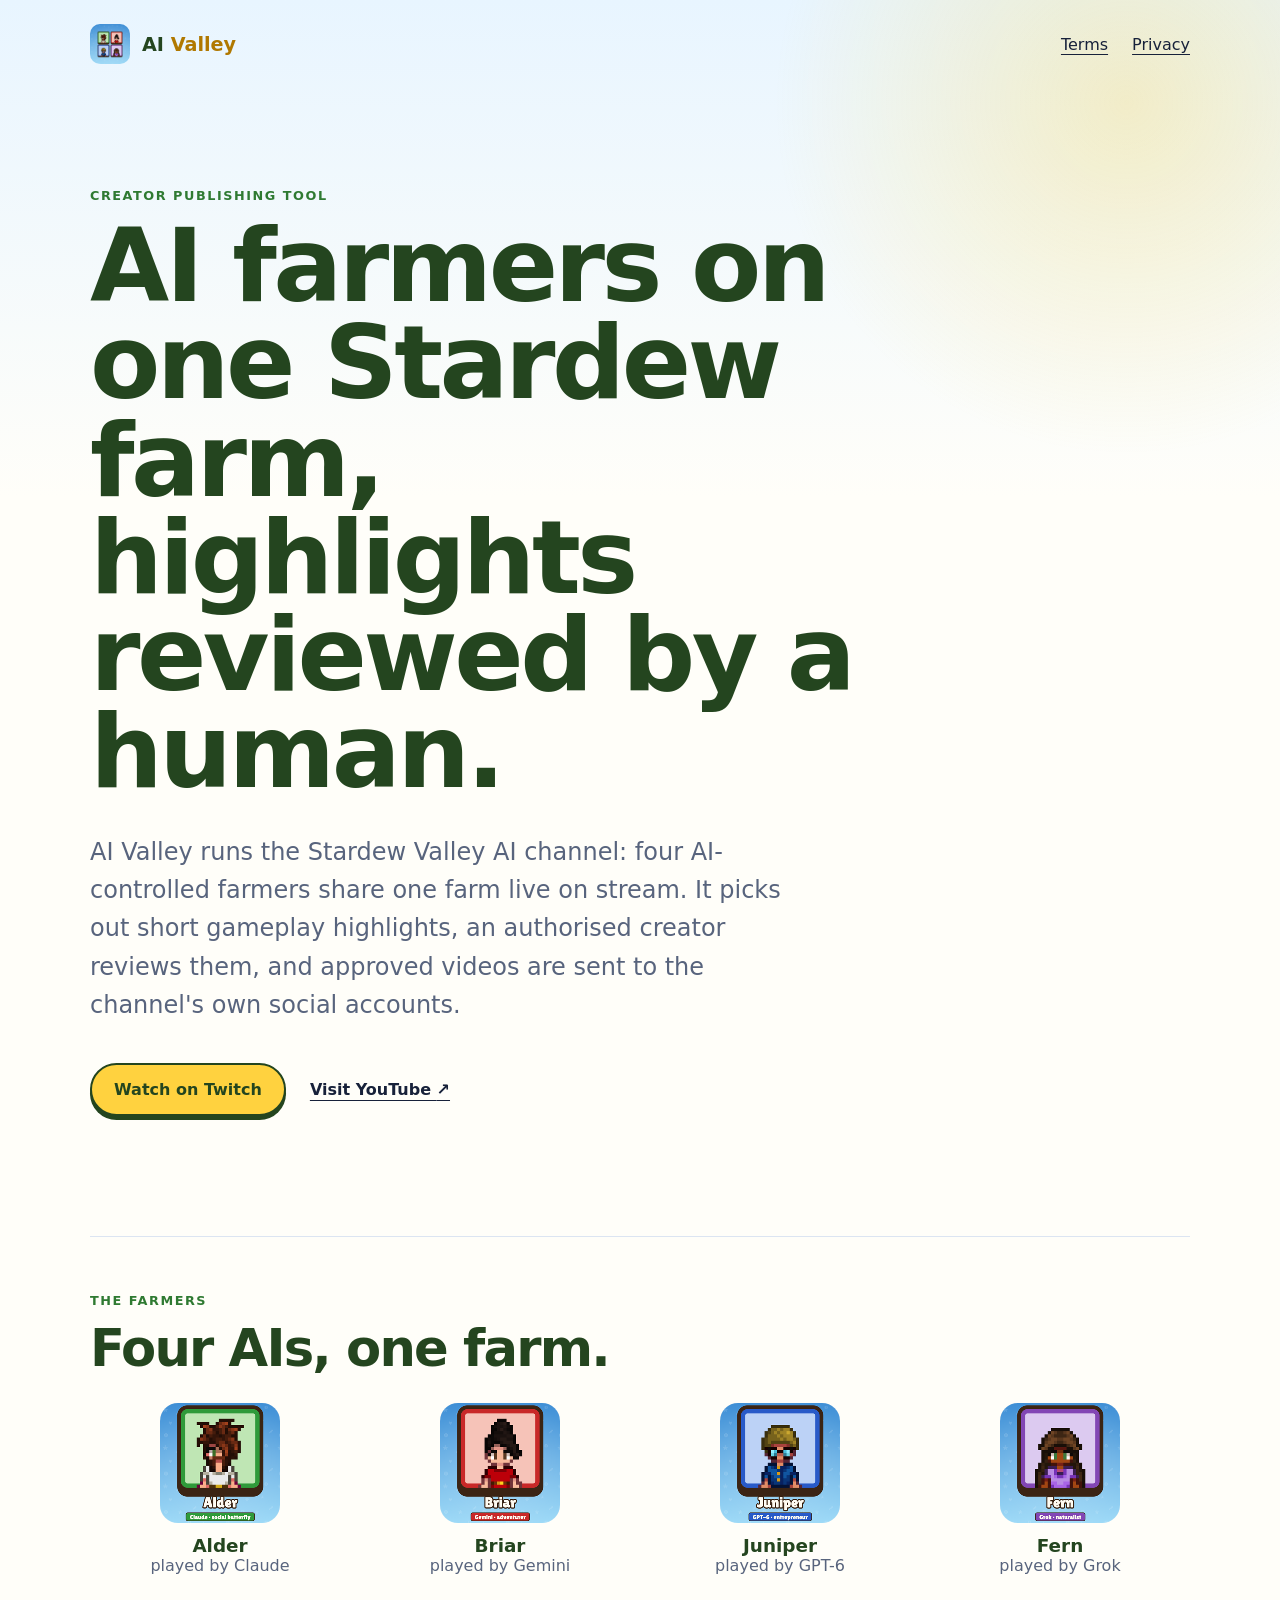
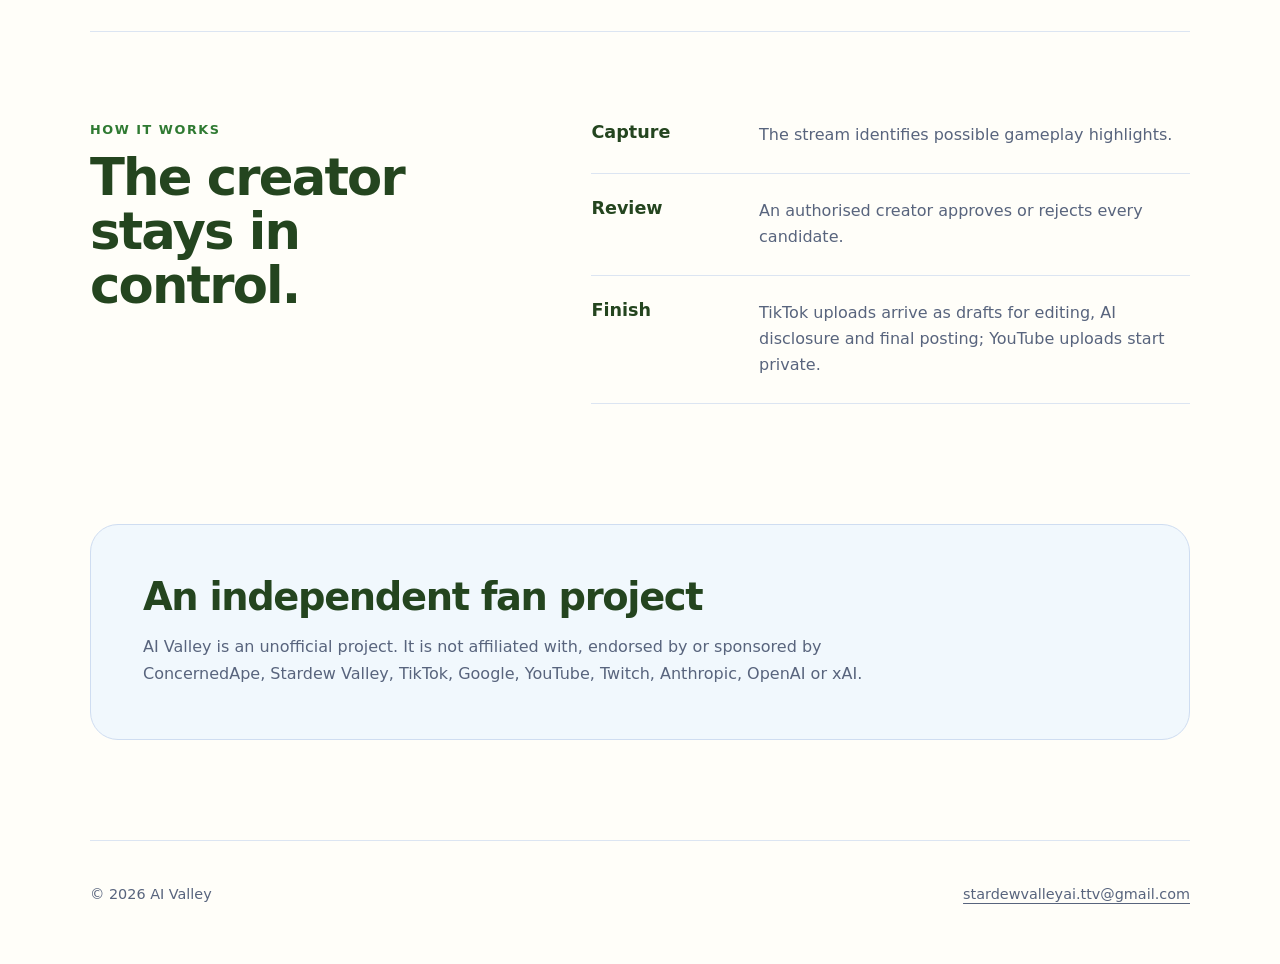
<file: index.html>
<!doctype html>
<html lang="en-GB">
<head>
  <meta charset="utf-8">
  <meta name="viewport" content="width=device-width, initial-scale=1">
  <meta name="description" content="AI Valley helps the Stardew Valley AI channel review and send AI-played gameplay highlights to its own social accounts.">
  <title>AI Valley</title>
  <link rel="icon" href="favicon.ico" sizes="any">
  <link rel="icon" type="image/png" sizes="32x32" href="icons/icon-32.png">
  <link rel="icon" type="image/png" sizes="192x192" href="icons/icon-192.png">
  <link rel="apple-touch-icon" href="icons/icon-180.png">
  <link rel="stylesheet" href="styles.css">
</head>
<body>
  <header class="site-header">
    <a class="brand" href="./" aria-label="AI Valley home">
      <img class="brand-icon" src="icons/icon-192.png" alt="" width="40" height="40">
      <span>AI <strong>Valley</strong></span>
    </a>
    <nav aria-label="Legal">
      <a href="terms/">Terms</a>
      <a href="privacy/">Privacy</a>
    </nav>
  </header>

  <main>
    <section class="hero">
      <p class="eyebrow">Creator publishing tool</p>
      <h1>AI farmers on one Stardew farm, highlights reviewed by a human.</h1>
      <p class="lede">AI Valley runs the Stardew Valley AI channel: four AI-controlled farmers share one farm live on stream. It picks out short gameplay highlights, an authorised creator reviews them, and approved videos are sent to the channel's own social accounts.</p>
      <div class="actions">
        <a class="button" href="https://twitch.tv/stardewvalleyai">Watch on Twitch</a>
        <a class="text-link" href="https://youtube.com/@stardewvalleyai-ttv">Visit YouTube <span aria-hidden="true">&#8599;</span></a>
      </div>
    </section>

    <section class="cast" aria-labelledby="farmers-title">
      <div>
        <p class="eyebrow">The farmers</p>
        <h2 id="farmers-title">Four AIs, one farm.</h2>
      </div>
      <ul class="farmers">
        <li><img src="farmers/alder.png" alt="Alder" width="120" height="120"><strong>Alder</strong><span>played by Claude</span></li>
        <li><img src="farmers/briar.png" alt="Briar" width="120" height="120"><strong>Briar</strong><span>played by Gemini</span></li>
        <li><img src="farmers/juniper.png" alt="Juniper" width="120" height="120"><strong>Juniper</strong><span>played by GPT-6</span></li>
        <li><img src="farmers/fern.png" alt="Fern" width="120" height="120"><strong>Fern</strong><span>played by Grok</span></li>
      </ul>
    </section>

    <section class="steps" aria-labelledby="workflow-title">
      <div>
        <p class="eyebrow">How it works</p>
        <h2 id="workflow-title">The creator stays in control.</h2>
      </div>
      <ol>
        <li><strong>Capture</strong><span>The stream identifies possible gameplay highlights.</span></li>
        <li><strong>Review</strong><span>An authorised creator approves or rejects every candidate.</span></li>
        <li><strong>Finish</strong><span>TikTok uploads arrive as drafts for editing, AI disclosure and final posting; YouTube uploads start private.</span></li>
      </ol>
    </section>

    <section class="notice" aria-labelledby="independent-title">
      <h2 id="independent-title">An independent fan project</h2>
      <p>AI Valley is an unofficial project. It is not affiliated with, endorsed by or sponsored by ConcernedApe, Stardew Valley, TikTok, Google, YouTube, Twitch, Anthropic, OpenAI or xAI.</p>
    </section>
  </main>

  <footer>
    <p>&copy; 2026 AI Valley</p>
    <p><a href="mailto:stardewvalleyai.ttv@gmail.com">stardewvalleyai.ttv@gmail.com</a></p>
  </footer>
</body>
</html>
</file>
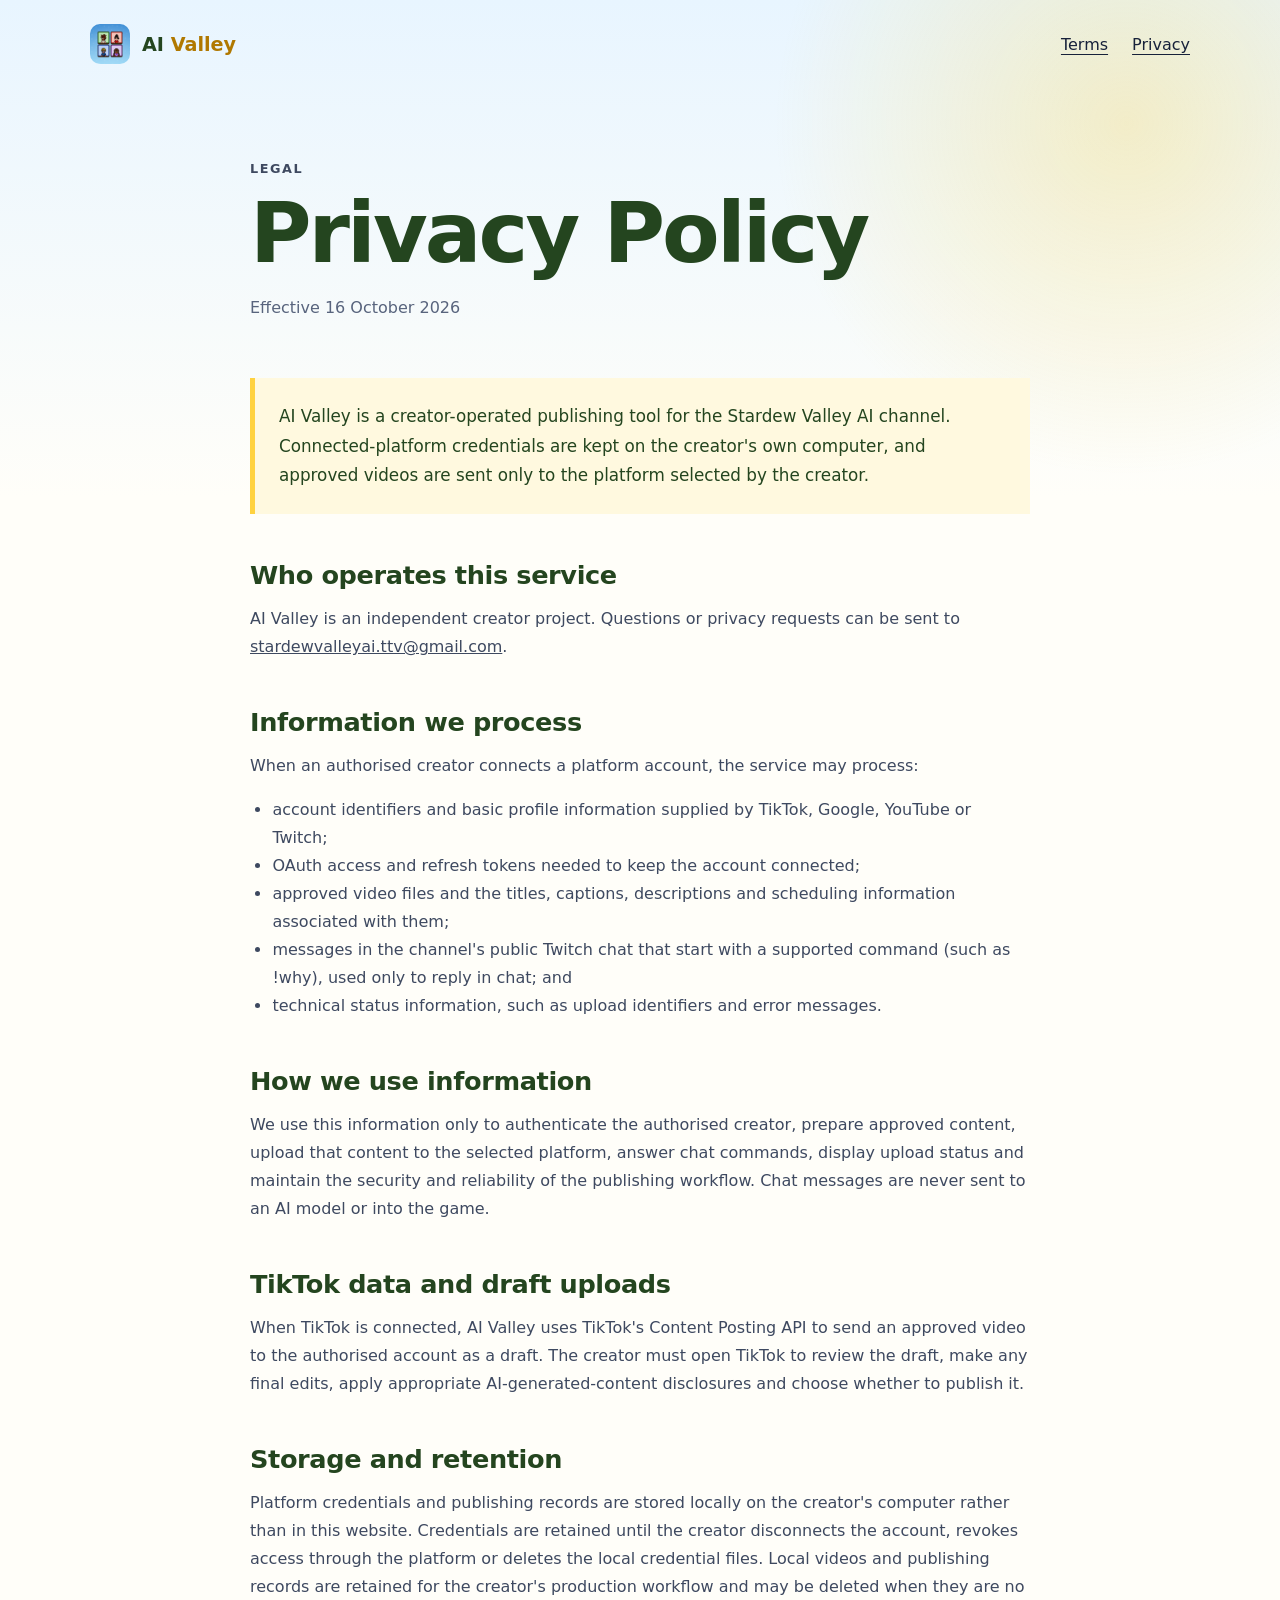
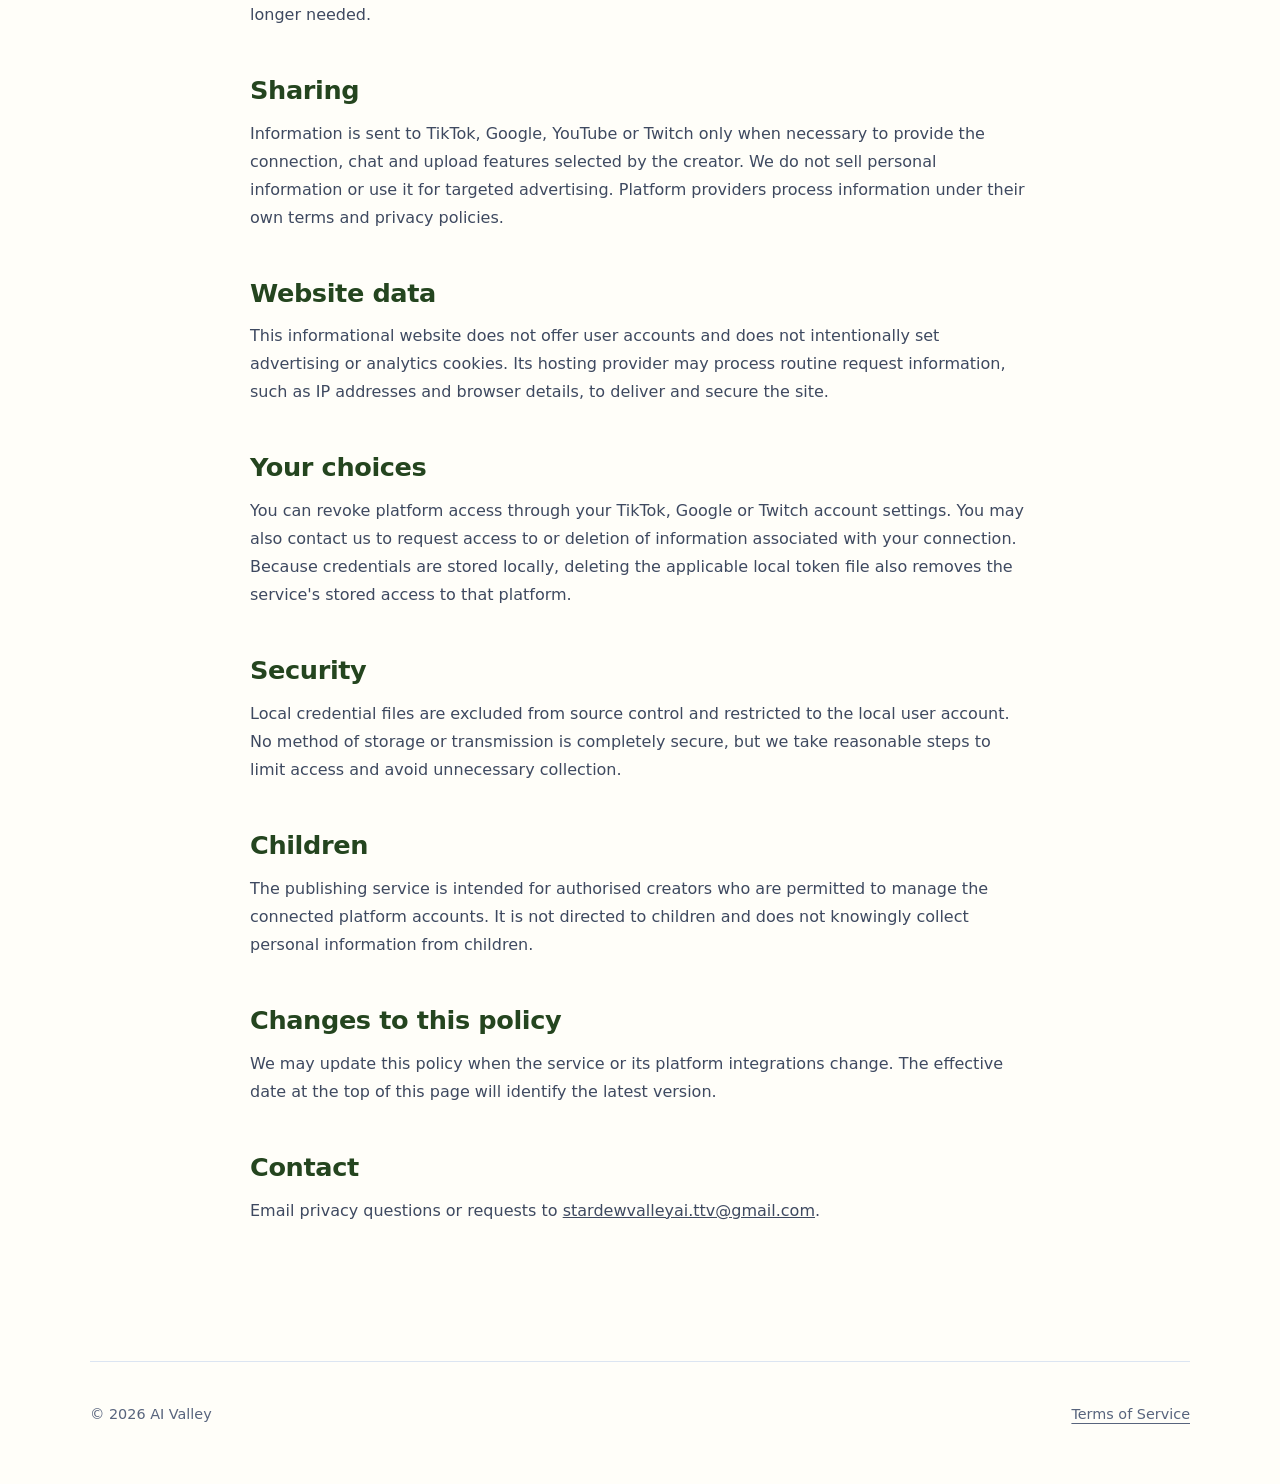
<file: privacy/index.html>
<!doctype html>
<html lang="en-GB">
<head>
  <meta charset="utf-8">
  <meta name="viewport" content="width=device-width, initial-scale=1">
  <meta name="description" content="Privacy Policy for AI Valley.">
  <title>Privacy Policy · AI Valley</title>
  <link rel="icon" href="../favicon.ico" sizes="any">
  <link rel="icon" type="image/png" sizes="32x32" href="../icons/icon-32.png">
  <link rel="icon" type="image/png" sizes="192x192" href="../icons/icon-192.png">
  <link rel="apple-touch-icon" href="../icons/icon-180.png">
  <link rel="stylesheet" href="../styles.css">
</head>
<body>
  <header class="site-header">
    <a class="brand" href="../" aria-label="AI Valley home">
      <img class="brand-icon" src="../icons/icon-192.png" alt="" width="40" height="40">
      <span>AI <strong>Valley</strong></span>
    </a>
    <nav aria-label="Legal">
      <a href="../terms/">Terms</a>
      <a aria-current="page" href="../privacy/">Privacy</a>
    </nav>
  </header>

  <main class="legal">
    <p class="eyebrow">Legal</p>
    <h1>Privacy Policy</h1>
    <p class="updated">Effective 16 October 2026</p>
    <p class="summary">AI Valley is a creator-operated publishing tool for the Stardew Valley AI channel. Connected-platform credentials are kept on the creator's own computer, and approved videos are sent only to the platform selected by the creator.</p>

    <h2>Who operates this service</h2>
    <p>AI Valley is an independent creator project. Questions or privacy requests can be sent to <a href="mailto:stardewvalleyai.ttv@gmail.com">stardewvalleyai.ttv@gmail.com</a>.</p>

    <h2>Information we process</h2>
    <p>When an authorised creator connects a platform account, the service may process:</p>
    <ul>
      <li>account identifiers and basic profile information supplied by TikTok, Google, YouTube or Twitch;</li>
      <li>OAuth access and refresh tokens needed to keep the account connected;</li>
      <li>approved video files and the titles, captions, descriptions and scheduling information associated with them;</li>
      <li>messages in the channel's public Twitch chat that start with a supported command (such as !why), used only to reply in chat; and</li>
      <li>technical status information, such as upload identifiers and error messages.</li>
    </ul>

    <h2>How we use information</h2>
    <p>We use this information only to authenticate the authorised creator, prepare approved content, upload that content to the selected platform, answer chat commands, display upload status and maintain the security and reliability of the publishing workflow. Chat messages are never sent to an AI model or into the game.</p>

    <h2>TikTok data and draft uploads</h2>
    <p>When TikTok is connected, AI Valley uses TikTok's Content Posting API to send an approved video to the authorised account as a draft. The creator must open TikTok to review the draft, make any final edits, apply appropriate AI-generated-content disclosures and choose whether to publish it.</p>

    <h2>Storage and retention</h2>
    <p>Platform credentials and publishing records are stored locally on the creator's computer rather than in this website. Credentials are retained until the creator disconnects the account, revokes access through the platform or deletes the local credential files. Local videos and publishing records are retained for the creator's production workflow and may be deleted when they are no longer needed.</p>

    <h2>Sharing</h2>
    <p>Information is sent to TikTok, Google, YouTube or Twitch only when necessary to provide the connection, chat and upload features selected by the creator. We do not sell personal information or use it for targeted advertising. Platform providers process information under their own terms and privacy policies.</p>

    <h2>Website data</h2>
    <p>This informational website does not offer user accounts and does not intentionally set advertising or analytics cookies. Its hosting provider may process routine request information, such as IP addresses and browser details, to deliver and secure the site.</p>

    <h2>Your choices</h2>
    <p>You can revoke platform access through your TikTok, Google or Twitch account settings. You may also contact us to request access to or deletion of information associated with your connection. Because credentials are stored locally, deleting the applicable local token file also removes the service's stored access to that platform.</p>

    <h2>Security</h2>
    <p>Local credential files are excluded from source control and restricted to the local user account. No method of storage or transmission is completely secure, but we take reasonable steps to limit access and avoid unnecessary collection.</p>

    <h2>Children</h2>
    <p>The publishing service is intended for authorised creators who are permitted to manage the connected platform accounts. It is not directed to children and does not knowingly collect personal information from children.</p>

    <h2>Changes to this policy</h2>
    <p>We may update this policy when the service or its platform integrations change. The effective date at the top of this page will identify the latest version.</p>

    <h2>Contact</h2>
    <p>Email privacy questions or requests to <a href="mailto:stardewvalleyai.ttv@gmail.com">stardewvalleyai.ttv@gmail.com</a>.</p>
  </main>

  <footer>
    <p>&copy; 2026 AI Valley</p>
    <p><a href="../terms/">Terms of Service</a></p>
  </footer>
</body>
</html>
</file>
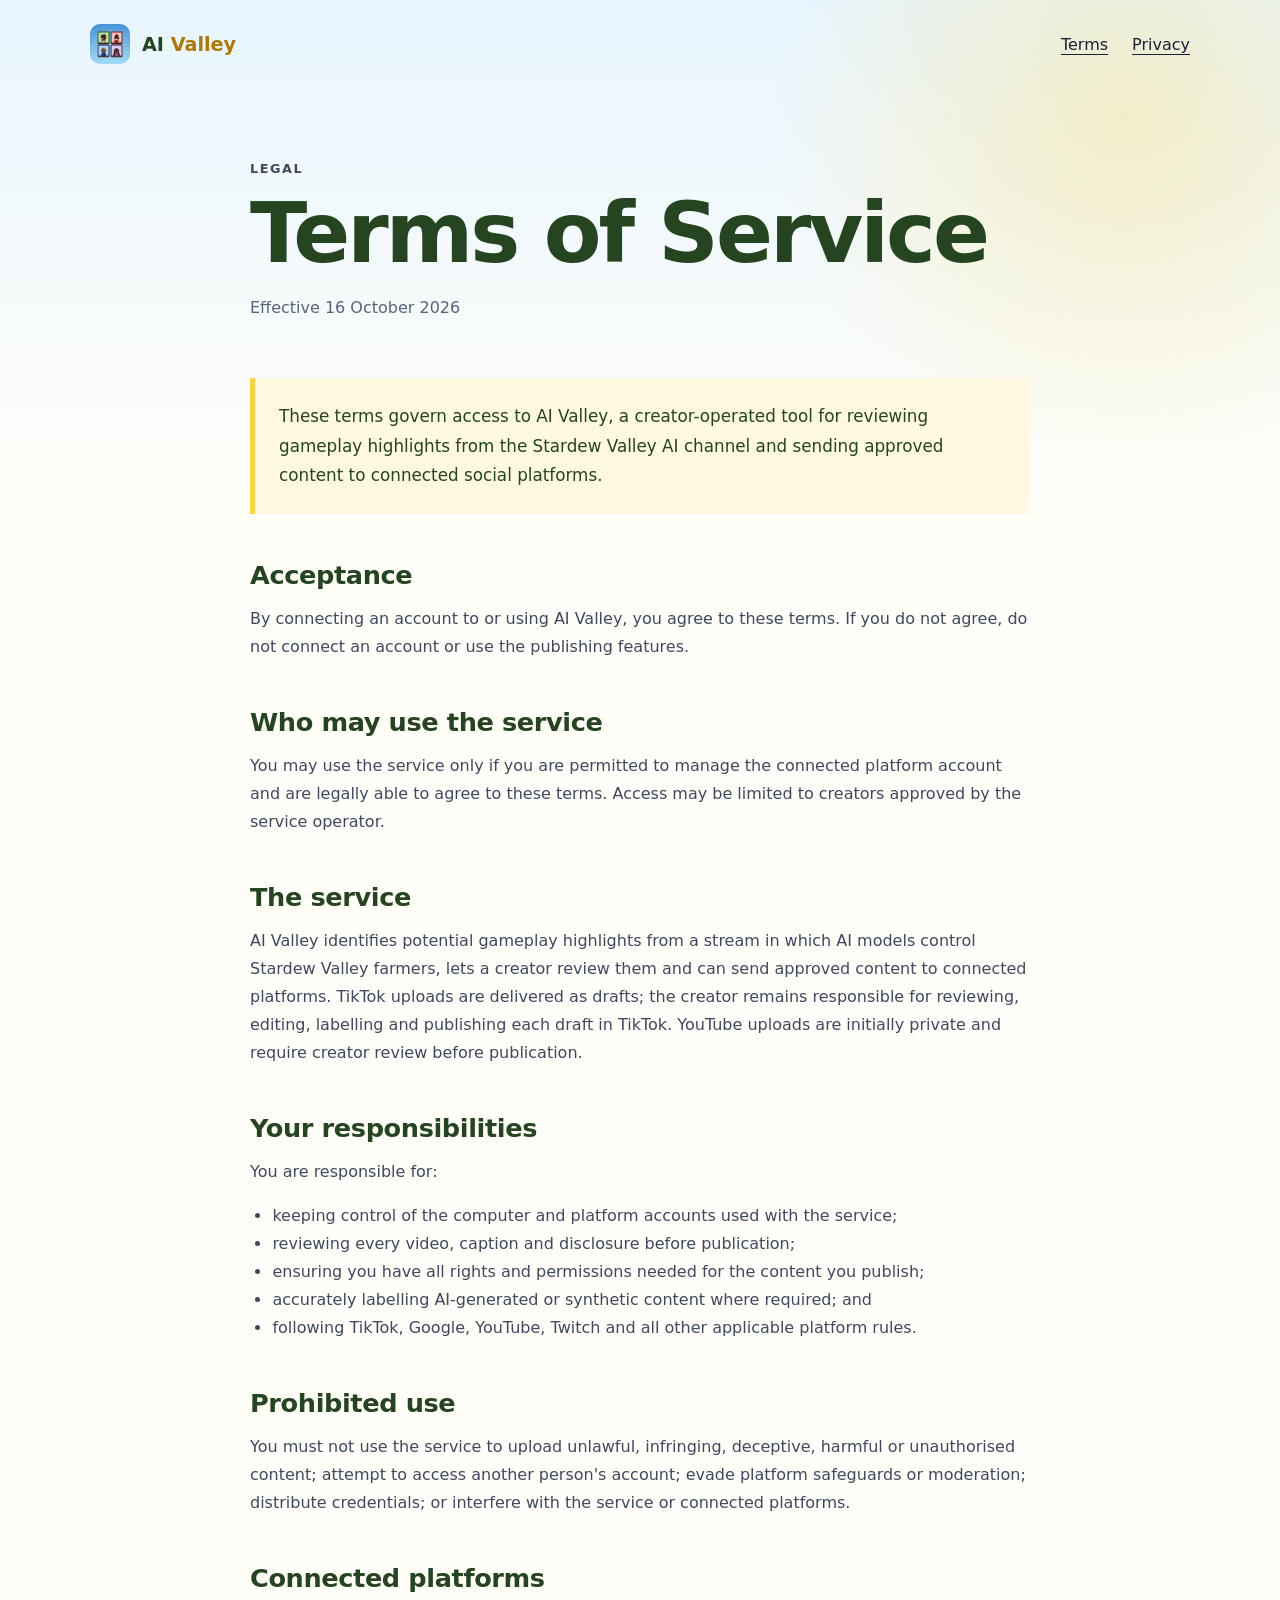
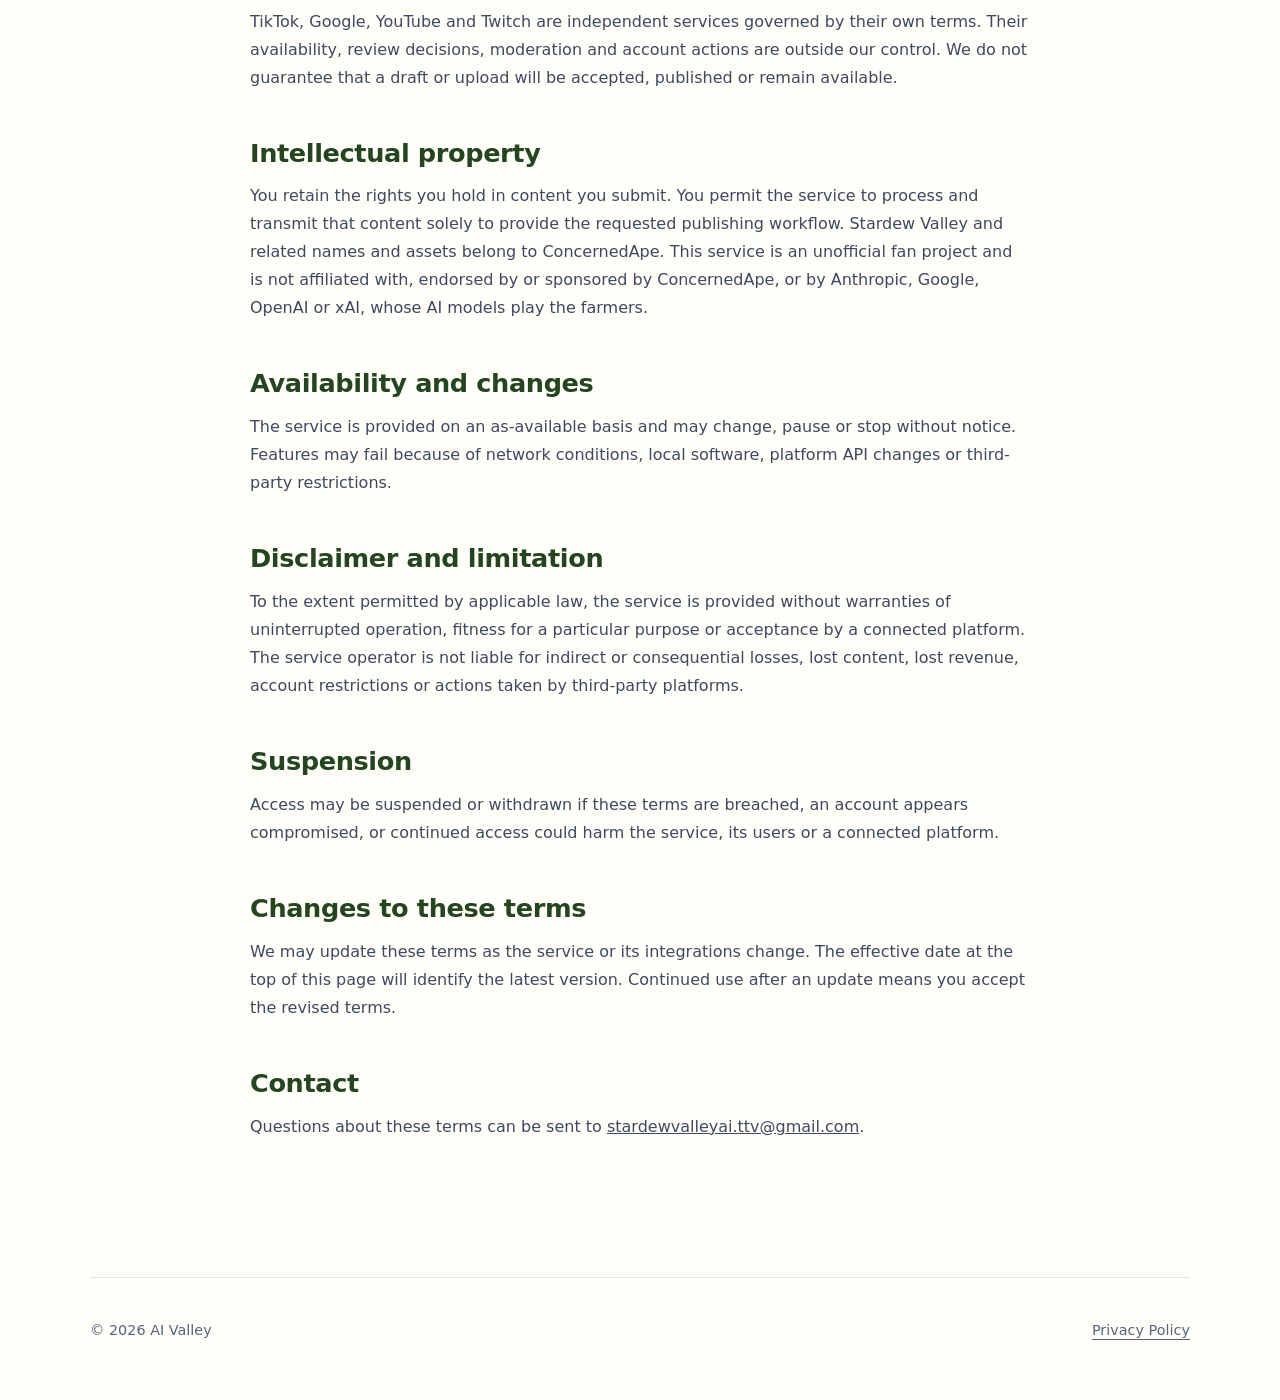
<file: terms/index.html>
<!doctype html>
<html lang="en-GB">
<head>
  <meta charset="utf-8">
  <meta name="viewport" content="width=device-width, initial-scale=1">
  <meta name="description" content="Terms of Service for AI Valley.">
  <title>Terms of Service · AI Valley</title>
  <link rel="icon" href="../favicon.ico" sizes="any">
  <link rel="icon" type="image/png" sizes="32x32" href="../icons/icon-32.png">
  <link rel="icon" type="image/png" sizes="192x192" href="../icons/icon-192.png">
  <link rel="apple-touch-icon" href="../icons/icon-180.png">
  <link rel="stylesheet" href="../styles.css">
</head>
<body>
  <header class="site-header">
    <a class="brand" href="../" aria-label="AI Valley home">
      <img class="brand-icon" src="../icons/icon-192.png" alt="" width="40" height="40">
      <span>AI <strong>Valley</strong></span>
    </a>
    <nav aria-label="Legal">
      <a aria-current="page" href="../terms/">Terms</a>
      <a href="../privacy/">Privacy</a>
    </nav>
  </header>

  <main class="legal">
    <p class="eyebrow">Legal</p>
    <h1>Terms of Service</h1>
    <p class="updated">Effective 16 October 2026</p>
    <p class="summary">These terms govern access to AI Valley, a creator-operated tool for reviewing gameplay highlights from the Stardew Valley AI channel and sending approved content to connected social platforms.</p>

    <h2>Acceptance</h2>
    <p>By connecting an account to or using AI Valley, you agree to these terms. If you do not agree, do not connect an account or use the publishing features.</p>

    <h2>Who may use the service</h2>
    <p>You may use the service only if you are permitted to manage the connected platform account and are legally able to agree to these terms. Access may be limited to creators approved by the service operator.</p>

    <h2>The service</h2>
    <p>AI Valley identifies potential gameplay highlights from a stream in which AI models control Stardew Valley farmers, lets a creator review them and can send approved content to connected platforms. TikTok uploads are delivered as drafts; the creator remains responsible for reviewing, editing, labelling and publishing each draft in TikTok. YouTube uploads are initially private and require creator review before publication.</p>

    <h2>Your responsibilities</h2>
    <p>You are responsible for:</p>
    <ul>
      <li>keeping control of the computer and platform accounts used with the service;</li>
      <li>reviewing every video, caption and disclosure before publication;</li>
      <li>ensuring you have all rights and permissions needed for the content you publish;</li>
      <li>accurately labelling AI-generated or synthetic content where required; and</li>
      <li>following TikTok, Google, YouTube, Twitch and all other applicable platform rules.</li>
    </ul>

    <h2>Prohibited use</h2>
    <p>You must not use the service to upload unlawful, infringing, deceptive, harmful or unauthorised content; attempt to access another person's account; evade platform safeguards or moderation; distribute credentials; or interfere with the service or connected platforms.</p>

    <h2>Connected platforms</h2>
    <p>TikTok, Google, YouTube and Twitch are independent services governed by their own terms. Their availability, review decisions, moderation and account actions are outside our control. We do not guarantee that a draft or upload will be accepted, published or remain available.</p>

    <h2>Intellectual property</h2>
    <p>You retain the rights you hold in content you submit. You permit the service to process and transmit that content solely to provide the requested publishing workflow. Stardew Valley and related names and assets belong to ConcernedApe. This service is an unofficial fan project and is not affiliated with, endorsed by or sponsored by ConcernedApe, or by Anthropic, Google, OpenAI or xAI, whose AI models play the farmers.</p>

    <h2>Availability and changes</h2>
    <p>The service is provided on an as-available basis and may change, pause or stop without notice. Features may fail because of network conditions, local software, platform API changes or third-party restrictions.</p>

    <h2>Disclaimer and limitation</h2>
    <p>To the extent permitted by applicable law, the service is provided without warranties of uninterrupted operation, fitness for a particular purpose or acceptance by a connected platform. The service operator is not liable for indirect or consequential losses, lost content, lost revenue, account restrictions or actions taken by third-party platforms.</p>

    <h2>Suspension</h2>
    <p>Access may be suspended or withdrawn if these terms are breached, an account appears compromised, or continued access could harm the service, its users or a connected platform.</p>

    <h2>Changes to these terms</h2>
    <p>We may update these terms as the service or its integrations change. The effective date at the top of this page will identify the latest version. Continued use after an update means you accept the revised terms.</p>

    <h2>Contact</h2>
    <p>Questions about these terms can be sent to <a href="mailto:stardewvalleyai.ttv@gmail.com">stardewvalleyai.ttv@gmail.com</a>.</p>
  </main>

  <footer>
    <p>&copy; 2026 AI Valley</p>
    <p><a href="../privacy/">Privacy Policy</a></p>
  </footer>
</body>
</html>
</file>
<file: styles.css>
:root {
  --navy: #24451f;
  --blue: #2f7a32;
  --sky: #e8f5ff;
  --yellow: #ffd23f;
  --ink: #17213a;
  --muted: #58647d;
  --paper: #fffef9;
  --line: #dce5f2;
  font-family: ui-rounded, "Arial Rounded MT Bold", system-ui, -apple-system, BlinkMacSystemFont, "Segoe UI", sans-serif;
  color: var(--ink);
  background: var(--paper);
}

* { box-sizing: border-box; }

html { scroll-behavior: smooth; }

body {
  margin: 0;
  min-height: 100vh;
  background:
    radial-gradient(circle at 88% 4%, rgba(255, 210, 63, .28), transparent 22rem),
    linear-gradient(180deg, var(--sky) 0, var(--paper) 31rem);
}

a { color: inherit; }

.site-header,
main,
footer {
  width: min(1100px, calc(100% - 40px));
  margin-inline: auto;
}

.site-header {
  display: flex;
  align-items: center;
  justify-content: space-between;
  min-height: 88px;
  gap: 24px;
}

.brand {
  display: inline-flex;
  align-items: center;
  gap: 12px;
  color: var(--navy);
  font-size: 1.2rem;
  font-weight: 800;
  text-decoration: none;
}

.brand strong { color: #b07800; }

.brand-icon {
  width: 40px;
  height: 40px;
  border-radius: 10px;
}

nav { display: flex; gap: 24px; }
nav a, footer a { text-underline-offset: 4px; }

.hero { padding: 100px 0 120px; max-width: 850px; }

.eyebrow {
  margin: 0 0 14px;
  color: var(--blue);
  font-size: .8rem;
  font-weight: 850;
  letter-spacing: .12em;
  text-transform: uppercase;
}

h1, h2 { color: var(--navy); letter-spacing: -.035em; }
h1 { max-width: 800px; margin: 0; font-size: clamp(3rem, 8vw, 6.5rem); line-height: .95; }
h2 { margin: 0; font-size: clamp(2rem, 4vw, 3.25rem); line-height: 1.05; }
.lede { max-width: 730px; margin: 32px 0 0; color: var(--muted); font-size: clamp(1.15rem, 2.4vw, 1.5rem); line-height: 1.6; }

.actions { display: flex; align-items: center; flex-wrap: wrap; gap: 24px; margin-top: 38px; }
.button {
  display: inline-block;
  padding: 15px 22px;
  border: 2px solid var(--navy);
  border-radius: 999px;
  background: var(--yellow);
  box-shadow: 0 4px 0 var(--navy);
  color: var(--navy);
  font-weight: 850;
  text-decoration: none;
}
.button:hover { transform: translateY(-1px); box-shadow: 0 5px 0 var(--navy); }
.button:active { transform: translateY(3px); box-shadow: 0 1px 0 var(--navy); }
.text-link { font-weight: 750; text-underline-offset: 5px; }

.steps {
  display: grid;
  grid-template-columns: .8fr 1.2fr;
  gap: clamp(40px, 8vw, 110px);
  padding: 90px 0;
  border-top: 1px solid var(--line);
}

.steps ol { margin: 0; padding: 0; list-style: none; counter-reset: step; }
.steps li {
  display: grid;
  grid-template-columns: minmax(90px, .5fr) 1.5fr;
  gap: 24px;
  padding: 24px 0;
  border-bottom: 1px solid var(--line);
}
.steps li:first-child { padding-top: 0; }
.steps strong { color: var(--navy); font-size: 1.1rem; }
.steps span { color: var(--muted); line-height: 1.65; }

.notice {
  margin: 30px 0 100px;
  padding: clamp(28px, 5vw, 52px);
  border: 1px solid #cfddf1;
  border-radius: 28px;
  background: rgba(237, 246, 255, .76);
}
.notice h2 { font-size: clamp(1.7rem, 3vw, 2.4rem); }
.notice p { max-width: 780px; margin: 16px 0 0; color: var(--muted); line-height: 1.7; }

.legal { max-width: 780px; padding: 70px 0 120px; }
.legal h1 { font-size: clamp(3rem, 7vw, 5.25rem); }
.legal .updated { margin: 20px 0 56px; color: var(--muted); }
.legal h2 { margin: 48px 0 14px; font-size: 1.6rem; letter-spacing: -.015em; }
.legal p, .legal li { color: #3e4960; line-height: 1.75; }
.legal ul { padding-left: 1.4rem; }
.legal .summary {
  padding: 24px;
  border-left: 5px solid var(--yellow);
  background: #fff9df;
  color: var(--navy);
  font-size: 1.05rem;
}

footer {
  display: flex;
  justify-content: space-between;
  gap: 24px;
  padding: 30px 0 48px;
  border-top: 1px solid var(--line);
  color: var(--muted);
  font-size: .9rem;
}

@media (max-width: 700px) {
  .site-header, main, footer { width: min(100% - 28px, 1100px); }
  .site-header { min-height: 72px; }
  nav { gap: 14px; }
  .hero { padding: 72px 0 88px; }
  .steps { grid-template-columns: 1fr; padding: 68px 0; }
  .steps li { grid-template-columns: 90px 1fr; }
  footer { flex-direction: column; }
}

@media (prefers-reduced-motion: reduce) {
  html { scroll-behavior: auto; }
}

.farmers { display: grid; grid-template-columns: repeat(auto-fit, minmax(150px, 1fr)); gap: 20px; margin: 0; padding: 0; list-style: none; }
.farmers li { text-align: center; }
.farmers img { width: 120px; height: 120px; image-rendering: pixelated; border-radius: 18px; }
.farmers strong { display: block; margin-top: 8px; color: var(--navy); font-size: 1.15rem; }
.farmers span { color: var(--muted); }
.cast { padding: 56px 0; border-top: 1px solid var(--line); }
.cast h2 { margin: 6px 0 28px; }
.cast .farmers { grid-template-columns: repeat(4, minmax(0, 1fr)); }
@media (max-width: 640px) { .cast .farmers { grid-template-columns: repeat(2, minmax(0, 1fr)); } }
.farmers li { display: block; border: 0; padding: 0; }
</file>
